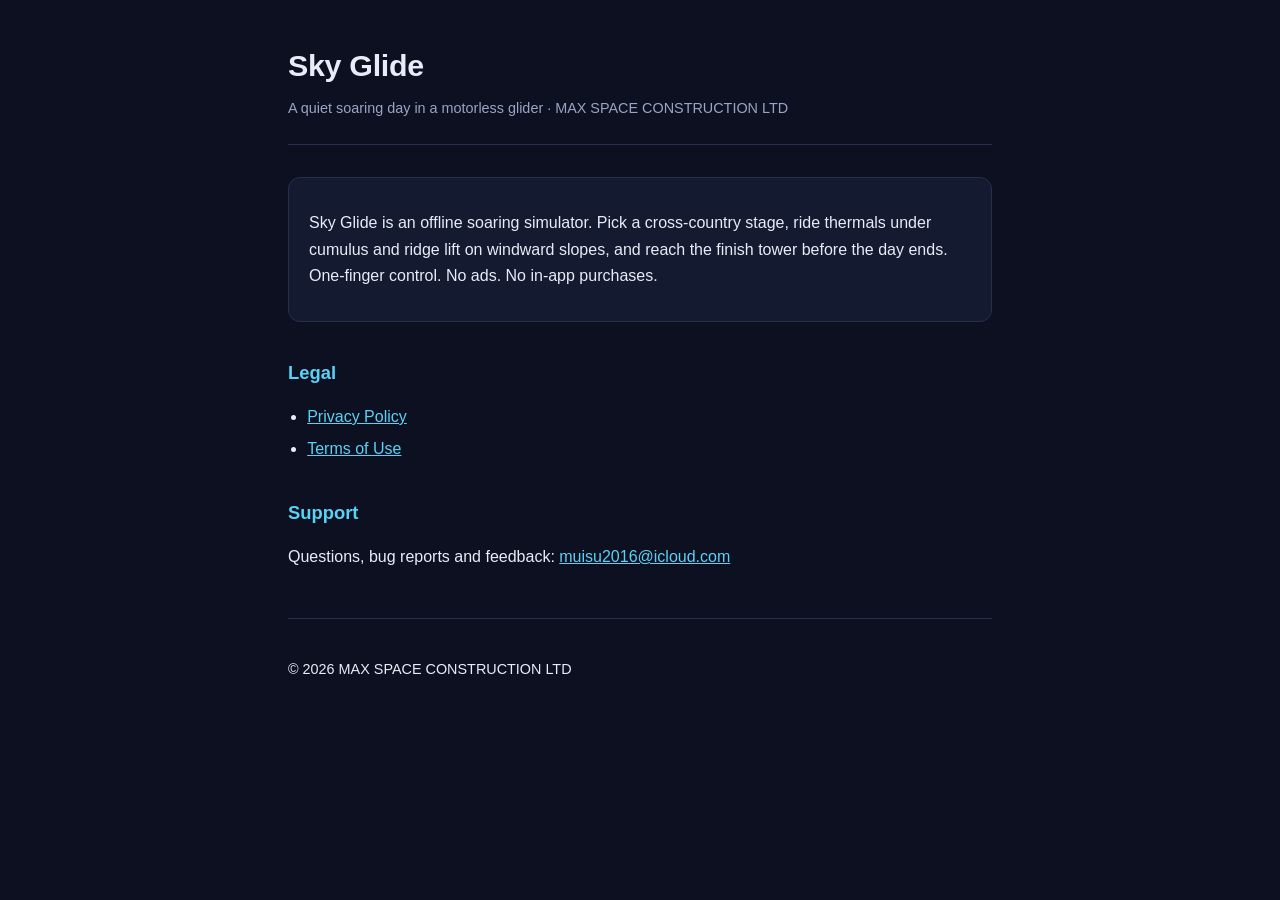
<file: index.html>
<!doctype html>
<html lang="en">
<head>
<meta charset="utf-8">
<meta name="viewport" content="width=device-width, initial-scale=1">
<title>Sky Glide</title>
<link rel="stylesheet" href="style.css">
</head>
<body>
<main>
<header>
  <h1>Sky Glide</h1>
  <p class="meta">A quiet soaring day in a motorless glider · MAX SPACE CONSTRUCTION LTD</p>
</header>

<div class="card">
  <p>Sky Glide is an offline soaring simulator. Pick a cross-country stage, ride
  thermals under cumulus and ridge lift on windward slopes, and reach the finish
  tower before the day ends. One-finger control. No ads. No in-app purchases.</p>
</div>

<h2>Legal</h2>
<ul>
  <li><a href="privacy.html">Privacy Policy</a></li>
  <li><a href="terms.html">Terms of Use</a></li>
</ul>

<h2>Support</h2>
<p>Questions, bug reports and feedback:
<a href="mailto:muisu2016@icloud.com">muisu2016@icloud.com</a></p>
<footer>
  <p>© 2026 MAX SPACE CONSTRUCTION LTD</p>
</footer>
</main>
</body>
</html>
</file>
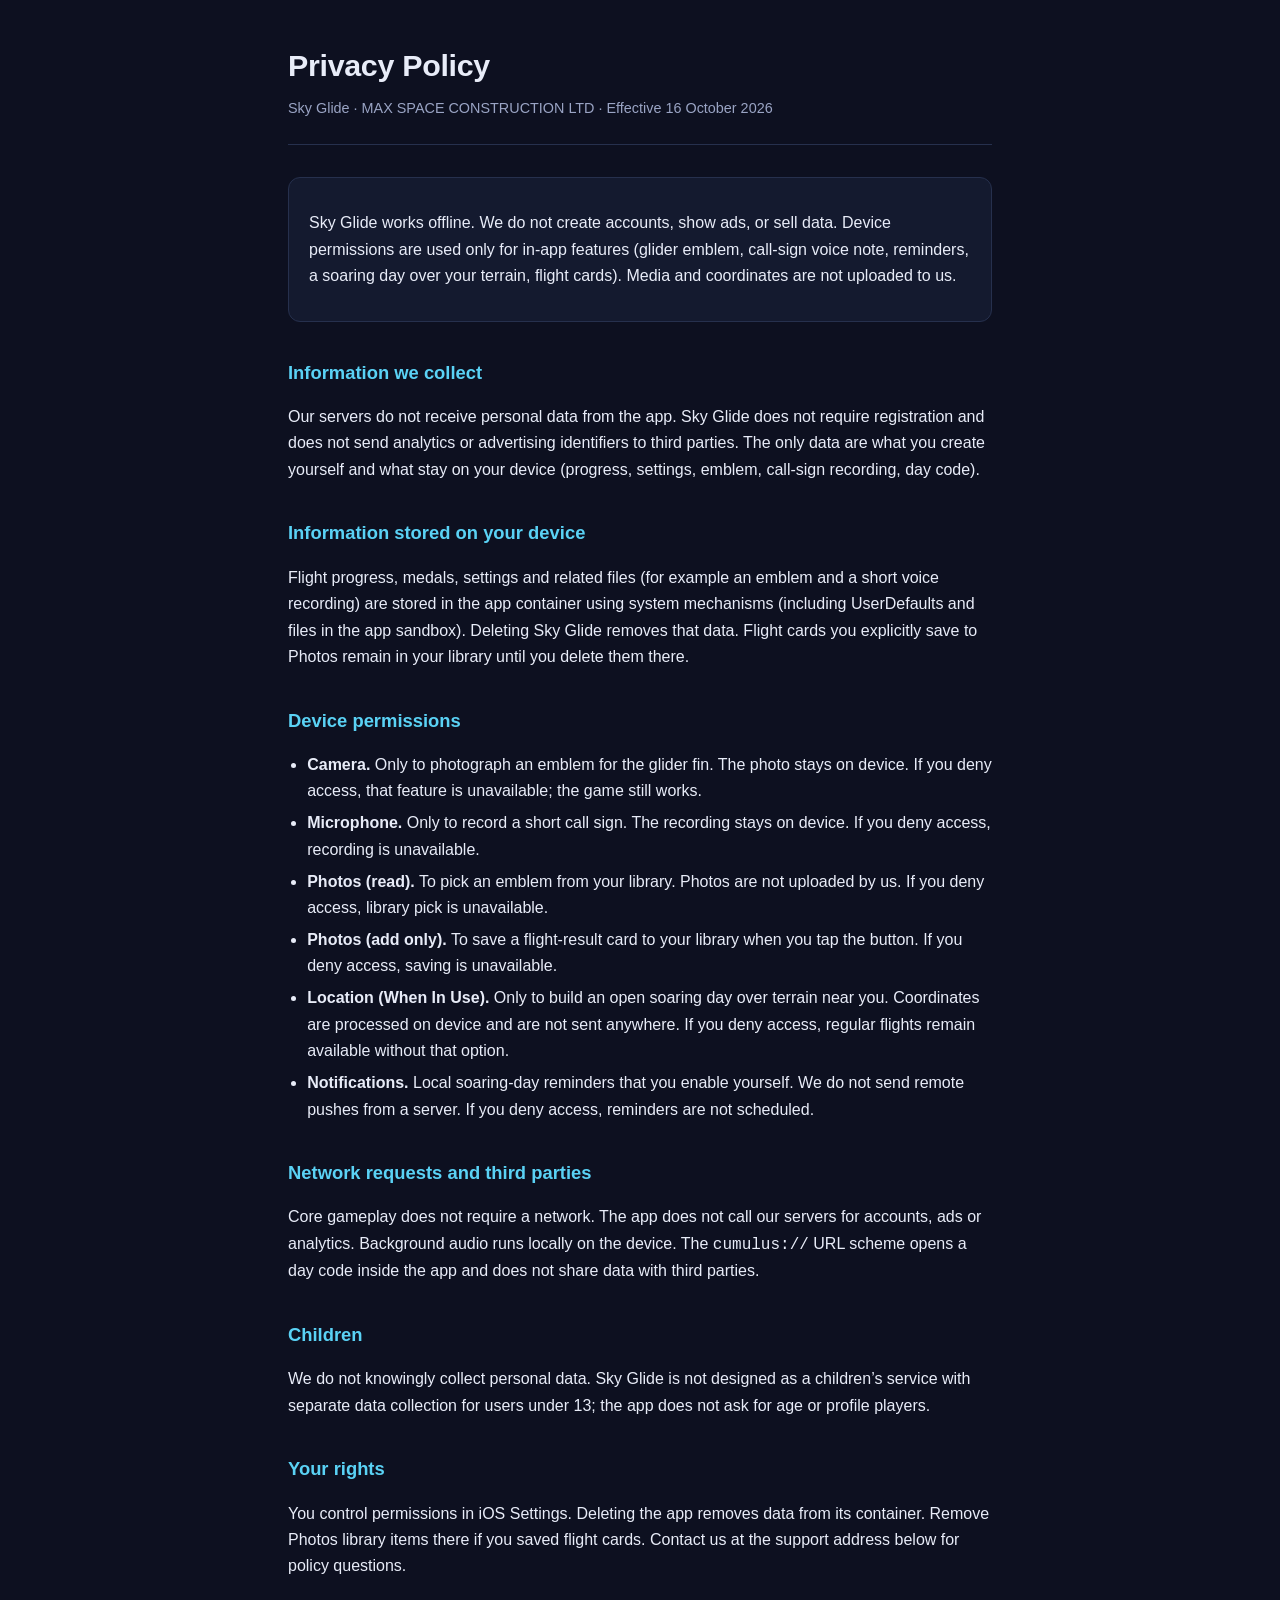
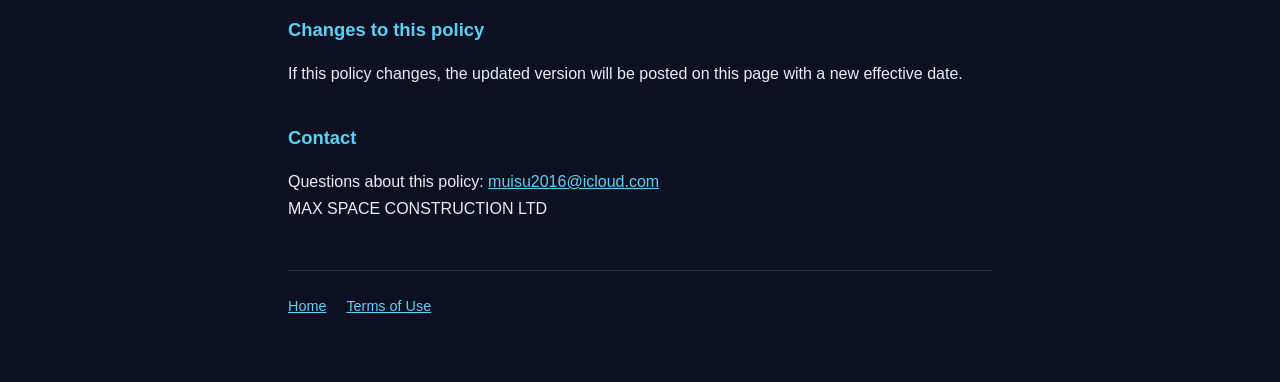
<file: privacy.html>
<!doctype html>
<html lang="en">
<head>
<meta charset="utf-8">
<meta name="viewport" content="width=device-width, initial-scale=1">
<title>Sky Glide — Privacy Policy</title>
<link rel="stylesheet" href="style.css">
</head>
<body>
<main>
<header>
  <h1>Privacy Policy</h1>
  <p class="meta">Sky Glide · MAX SPACE CONSTRUCTION LTD · Effective 16 October 2026</p>
</header>

<div class="card">
  <p>Sky Glide works offline. We do not create accounts, show ads, or sell data.
  Device permissions are used only for in-app features (glider emblem, call-sign
  voice note, reminders, a soaring day over your terrain, flight cards). Media and
  coordinates are not uploaded to us.</p>
</div>

<h2>Information we collect</h2>
<p>Our servers do not receive personal data from the app. Sky Glide does not
require registration and does not send analytics or advertising identifiers to
third parties. The only data are what you create yourself and what stay on your
device (progress, settings, emblem, call-sign recording, day code).</p>

<h2>Information stored on your device</h2>
<p>Flight progress, medals, settings and related files (for example an emblem and
a short voice recording) are stored in the app container using system mechanisms
(including UserDefaults and files in the app sandbox). Deleting Sky Glide removes
that data. Flight cards you explicitly save to Photos remain in your library until
you delete them there.</p>

<h2>Device permissions</h2>
<ul>
  <li><strong>Camera.</strong> Only to photograph an emblem for the glider fin.
    The photo stays on device. If you deny access, that feature is unavailable;
    the game still works.</li>
  <li><strong>Microphone.</strong> Only to record a short call sign. The recording
    stays on device. If you deny access, recording is unavailable.</li>
  <li><strong>Photos (read).</strong> To pick an emblem from your library. Photos
    are not uploaded by us. If you deny access, library pick is unavailable.</li>
  <li><strong>Photos (add only).</strong> To save a flight-result card to your
    library when you tap the button. If you deny access, saving is unavailable.</li>
  <li><strong>Location (When In Use).</strong> Only to build an open soaring day
    over terrain near you. Coordinates are processed on device and are not sent
    anywhere. If you deny access, regular flights remain available without that
    option.</li>
  <li><strong>Notifications.</strong> Local soaring-day reminders that you enable
    yourself. We do not send remote pushes from a server. If you deny access,
    reminders are not scheduled.</li>
</ul>

<h2>Network requests and third parties</h2>
<p>Core gameplay does not require a network. The app does not call our servers for
accounts, ads or analytics. Background audio runs locally on the device. The
<code>cumulus://</code> URL scheme opens a day code inside the app and does not
share data with third parties.</p>

<h2>Children</h2>
<p>We do not knowingly collect personal data. Sky Glide is not designed as a
children’s service with separate data collection for users under 13; the app does
not ask for age or profile players.</p>

<h2>Your rights</h2>
<p>You control permissions in iOS Settings. Deleting the app removes data from its
container. Remove Photos library items there if you saved flight cards. Contact us
at the support address below for policy questions.</p>

<h2>Changes to this policy</h2>
<p>If this policy changes, the updated version will be posted on this page with a new
effective date.</p>

<h2>Contact</h2>
<p>Questions about this policy: <a href="mailto:muisu2016@icloud.com">muisu2016@icloud.com</a><br>
MAX SPACE CONSTRUCTION LTD</p>

<footer>
  <nav><a href="index.html">Home</a><a href="terms.html">Terms of Use</a></nav>
</footer>
</main>
</body>
</html>
</file>
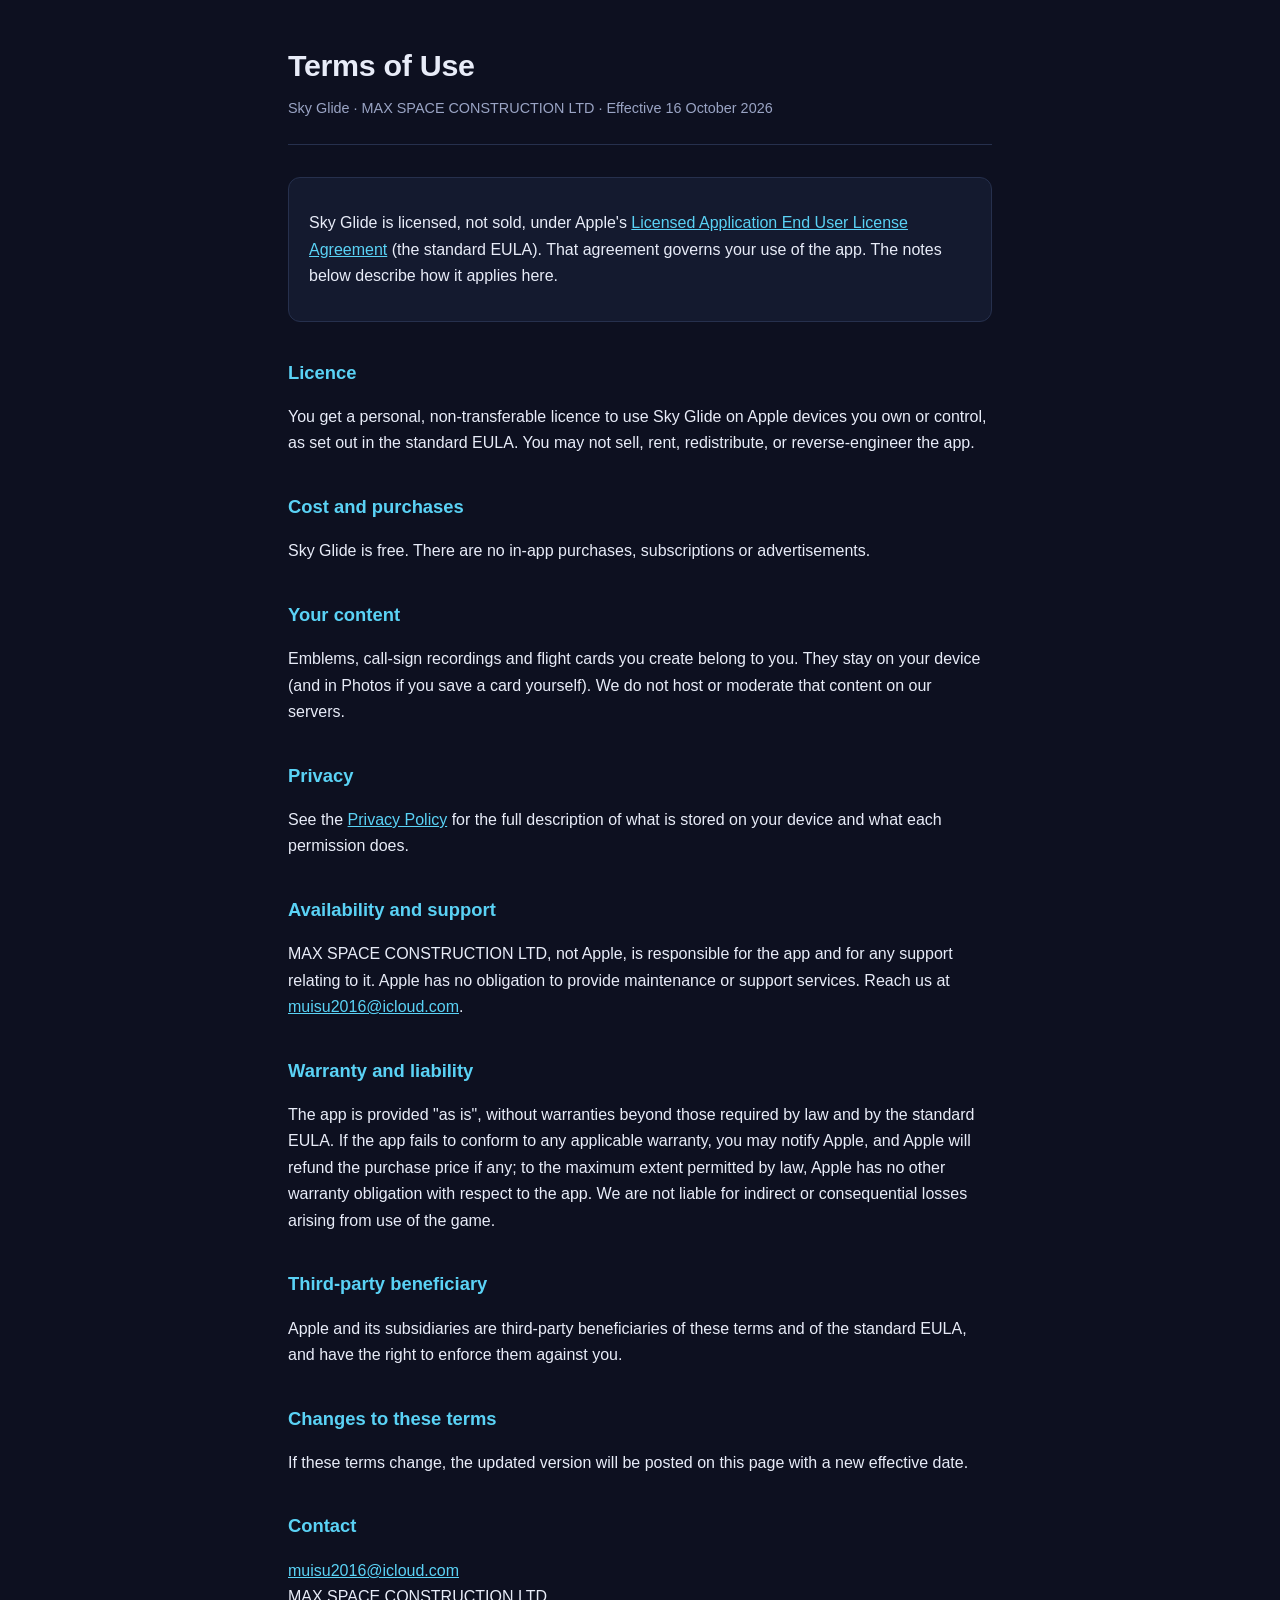
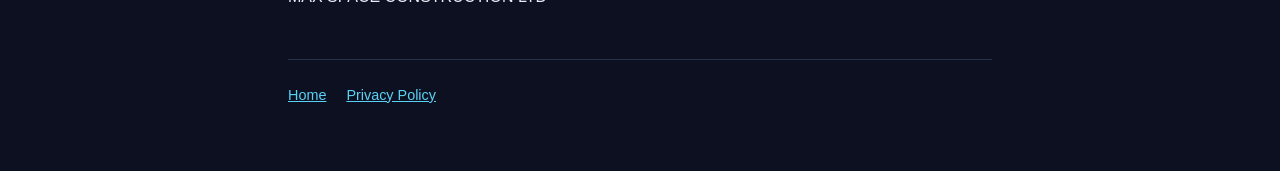
<file: terms.html>
<!doctype html>
<html lang="en">
<head>
<meta charset="utf-8">
<meta name="viewport" content="width=device-width, initial-scale=1">
<title>Sky Glide — Terms of Use</title>
<link rel="stylesheet" href="style.css">
</head>
<body>
<main>
<header>
  <h1>Terms of Use</h1>
  <p class="meta">Sky Glide · MAX SPACE CONSTRUCTION LTD · Effective 16 October 2026</p>
</header>

<div class="card">
  <p>Sky Glide is licensed, not sold, under Apple's
  <a href="https://www.apple.com/legal/internet-services/itunes/dev/stdeula/">Licensed
  Application End User License Agreement</a> (the standard EULA). That agreement governs
  your use of the app. The notes below describe how it applies here.</p>
</div>

<h2>Licence</h2>
<p>You get a personal, non-transferable licence to use Sky Glide on Apple devices you own
or control, as set out in the standard EULA. You may not sell, rent, redistribute, or
reverse-engineer the app.</p>

<h2>Cost and purchases</h2>
<p>Sky Glide is free. There are no in-app purchases, subscriptions or advertisements.</p>

<h2>Your content</h2>
<p>Emblems, call-sign recordings and flight cards you create belong to you. They stay on
your device (and in Photos if you save a card yourself). We do not host or moderate that
content on our servers.</p>

<h2>Privacy</h2>
<p>See the <a href="privacy.html">Privacy Policy</a> for the
full description of what is stored on your device and what each permission does.</p>

<h2>Availability and support</h2>
<p>MAX SPACE CONSTRUCTION LTD, not Apple, is responsible for the app and for any support
relating to it. Apple has no obligation to provide maintenance or support services.
Reach us at <a href="mailto:muisu2016@icloud.com">muisu2016@icloud.com</a>.</p>

<h2>Warranty and liability</h2>
<p>The app is provided "as is", without warranties beyond those required by law and by
the standard EULA. If the app fails to conform to any applicable warranty, you may notify
Apple, and Apple will refund the purchase price if any; to the maximum extent permitted by
law, Apple has no other warranty obligation with respect to the app. We are not liable for
indirect or consequential losses arising from use of the game.</p>

<h2>Third-party beneficiary</h2>
<p>Apple and its subsidiaries are third-party beneficiaries of these terms and of the
standard EULA, and have the right to enforce them against you.</p>

<h2>Changes to these terms</h2>
<p>If these terms change, the updated version will be posted on this page with a new
effective date.</p>

<h2>Contact</h2>
<p><a href="mailto:muisu2016@icloud.com">muisu2016@icloud.com</a><br>
MAX SPACE CONSTRUCTION LTD</p>

<footer>
  <nav><a href="index.html">Home</a><a href="privacy.html">Privacy Policy</a></nav>
</footer>
</main>
</body>
</html>
</file>
<file: style.css>
:root {
  --bg: #0d1020;
  --panel: #141a2f;
  --ink: #e8ecf8;
  --muted: #9aa4c4;
  --accent: #5ad2f5;
  --line: #26304d;
}
* { box-sizing: border-box; }
body {
  margin: 0;
  padding: 2.5rem 1.25rem 4rem;
  background: var(--bg);
  color: var(--ink);
  font: 16px/1.65 -apple-system, BlinkMacSystemFont, "Segoe UI", Roboto, sans-serif;
}
main { max-width: 44rem; margin: 0 auto; }
header { border-bottom: 1px solid var(--line); padding-bottom: 1.5rem; margin-bottom: 2rem; }
h1 { font-size: 1.9rem; margin: 0 0 .4rem; letter-spacing: -.01em; }
h2 { font-size: 1.15rem; margin: 2.2rem 0 .6rem; color: var(--accent); }
p, li { color: var(--ink); }
.meta { color: var(--muted); font-size: .9rem; margin: 0; }
ul { padding-left: 1.2rem; }
li { margin: .35rem 0; }
a { color: var(--accent); }
.card { background: var(--panel); border: 1px solid var(--line); border-radius: 12px; padding: 1rem 1.25rem; margin: 1.5rem 0; }
footer { margin-top: 3rem; padding-top: 1.5rem; border-top: 1px solid var(--line); color: var(--muted); font-size: .9rem; }
nav a { margin-right: 1.25rem; }
.langnav { margin: 0 0 1.5rem; font-size: .9rem; }
.langnav a { margin-right: 1rem; }
.langnav .current { color: var(--muted); margin-right: 1rem; }
</file>
